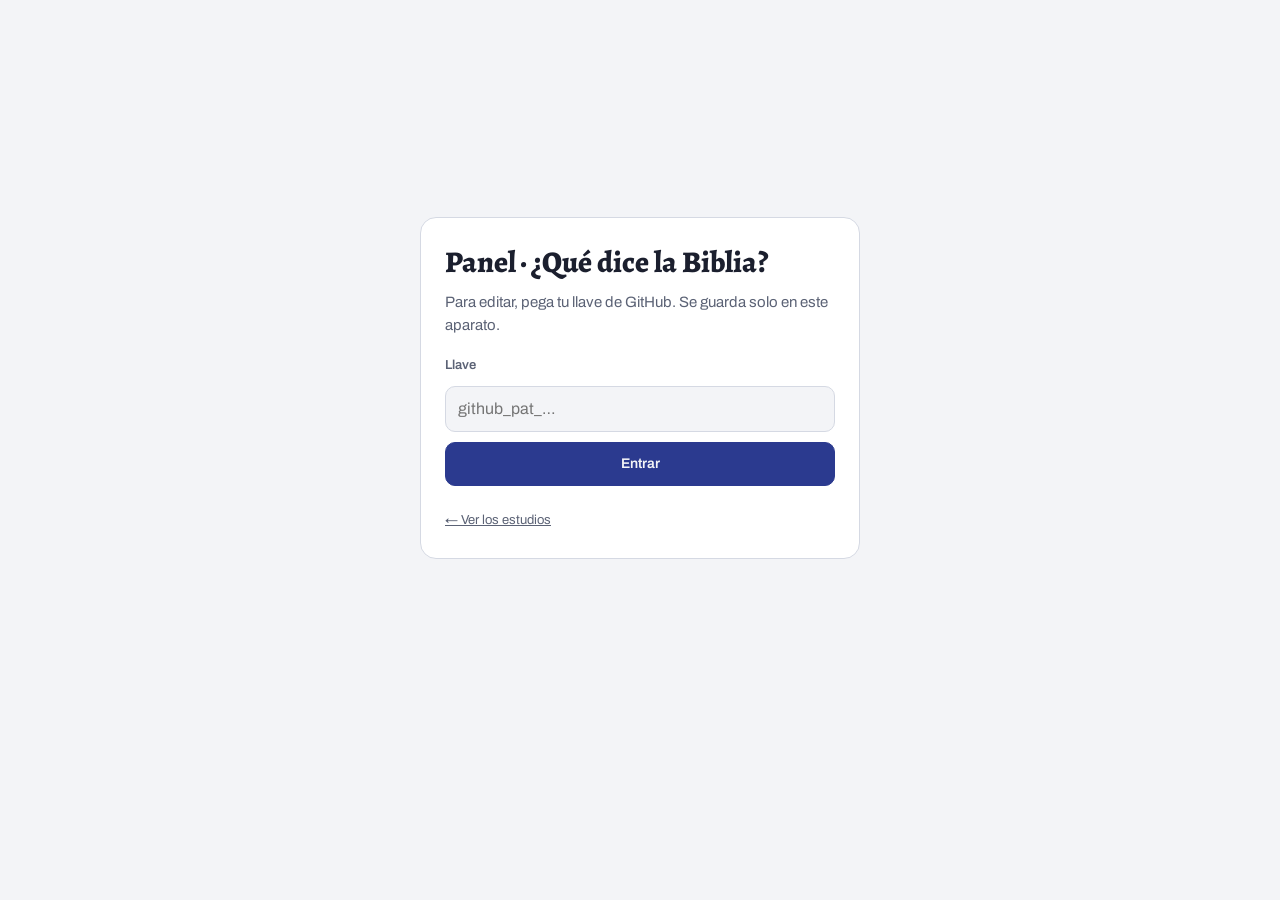
<file: panel.html>
<!doctype html>
<html lang="es">
<head>
  <meta charset="utf-8">
  <meta name="viewport" content="width=device-width, initial-scale=1, viewport-fit=cover">
  <meta name="robots" content="noindex">
  <title>Panel · ¿Qué dice la Biblia?</title>
  <link rel="preconnect" href="https://fonts.googleapis.com">
  <link rel="stylesheet" href="https://fonts.googleapis.com/css2?family=Alegreya:ital,wght@0,400;0,600;0,800;1,400&family=Archivo:wght@400;500;600;700&display=swap">
  <link rel="stylesheet" href="css/motor.css?v=lbla13">
  <script src="js/tema.js?v=1"></script>
  <link rel="stylesheet" href="css/styles.css?v=lbla13">
  <link rel="stylesheet" href="css/panel.css?v=ia2">
</head>
<body>
<main class="panel">

  <!-- 1. Pantalla de la llave: es lo único que ve quien no tiene la llave -->
  <section class="pantalla" id="pLlave" hidden>
    <div class="caja-llave">
      <h1>Panel · ¿Qué dice la Biblia?</h1>
      <p>Para editar, pega tu llave de GitHub. Se guarda solo en este aparato.</p>
      <form id="formLlave">
        <label for="campoLlave">Llave</label>
        <input id="campoLlave" type="password" autocomplete="off" autocapitalize="off" spellcheck="false" placeholder="github_pat_…">
        <button type="submit" class="btn principal">Entrar</button>
      </form>
      <p class="aviso" id="avisoLlave" role="alert"></p>
      <a class="volver-sitio" href="./">← Ver los estudios</a>
    </div>
  </section>

  <!-- 2. Lista de estudios -->
  <section class="pantalla" id="pLista" hidden>
    <header class="barra">
      <h1>Mis estudios</h1>
      <div class="barra-acciones">
        <a class="btn" href="./" target="_blank" rel="noopener">Ver página</a>
        <button class="btn" type="button" id="btnSalir">Salir</button>
      </div>
    </header>
    <div class="herramientas">
      <button class="btn principal grande" type="button" id="btnNuevo">+ Nuevo estudio</button>
      <button class="btn grande" type="button" id="btnIA">Pegar estudio de la IA</button>
    </div>
    <div id="cajaIA" hidden></div>
    <section class="bloque-ed reglas-ia" aria-labelledby="tReglas">
      <div>
        <h2 id="tReglas">Reglas para la IA</h2>
        <p class="ayuda-fuente">Dale estas reglas a Gemini o ChatGPT y escríbele solo el tema: hará el estudio como tú lo pides.</p>
      </div>
      <div class="reglas-botones">
        <button class="btn principal" type="button" id="btnCopiarReglas">Copiar instrucciones</button>
        <a class="btn" href="ia/instrucciones.md" download="instrucciones.md">Descargar instrucciones.md</a>
        <a class="btn" href="https://github.com/DelvinSmart/que-dice-la-biblia/blob/main/ia/COMO-HACER-UN-ESTUDIO-CON-UNA-IA.md" target="_blank" rel="noopener">Guía paso a paso</a>
      </div>
      <p class="ayuda-pegar" id="avisoReglas" role="status"></p>
    </section>
    <div class="lista" id="listaEstudios"></div>
    <p class="aviso" id="avisoLista" role="alert"></p>
  </section>

  <!-- 3. Editor de un estudio -->
  <section class="pantalla" id="pEditor" hidden>
    <header class="barra fija">
      <button class="btn" type="button" id="btnVolver">← Estudios</button>
      <span class="estado" id="estado"></span>
      <button class="medidor-mini" type="button" id="medidorMini" aria-expanded="false" aria-controls="medidorPop"></button>
      <button class="btn" type="button" id="btnVista">Vista previa</button>
      <button class="btn principal" type="button" id="btnPublicar">Publicar</button>
      <div class="medidor medidor-pop" id="medidorPop" role="status" aria-live="polite"></div>
    </header>
    <div class="aviso-borrador" id="borrador" hidden>
      Tienes cambios sin publicar de la última vez.
      <button class="btn" type="button" data-accion="recuperar">Recuperar</button>
      <button class="btn" type="button" data-accion="descartar">Descartar</button>
    </div>
    <div class="editor-y-vista">
      <div id="editor"></div>
      <aside class="vista-lateral" aria-label="Vista previa">
        <p class="vista-titulo">Así se verá en la página</p>
        <iframe id="vistaFrame" title="Vista previa del estudio" src="estudio.html?vista=1"></iframe>
      </aside>
    </div>
  </section>

</main>

<script src="js/estudios.js?v=rvr4"></script>
<script src="js/efectos.js?v=6"></script>
<script src="js/github.js?v=qdlb1"></script>
<script src="js/biblia.js?v=lbla4"></script>
<script src="js/panel-estado.js?v=med1"></script>
<script src="js/panel-medidor.js?v=ia1"></script>
<script src="js/panel-reusar.js?v=1"></script>
<script src="js/panel-pegar.js?v=2"></script>
<script src="js/panel-editor.js?v=cap1"></script>
<script src="js/panel-lista.js?v=91"></script>
<script src="js/panel-publicar.js?v=med3"></script>
<script src="js/panel-vista.js?v=img1"></script>
<script src="js/panel-foto.js?v=cap1"></script>
<script src="js/panel-capturas.js?v=1"></script>
<script src="js/panel-imagen.js?v=vid1"></script>
<script src="js/panel-ia.js?v=3"></script>
</body>
</html>
</file>
<file: css/motor.css>
/* EL MOTOR de ¿Qué dice la Biblia?: TODOS los valores (colores, letras, espacios, bordes, esquinas, movimiento,
   sombras) salen de aquí, para la página, el panel y el PDF. Ninguna otra hoja de estilos escribe un valor a mano:
   scripts/revisar-diseno.mjs no deja publicar si alguien lo hace. Los @media sí llevan números (CSS no deja usar
   variables ahí): son 480, 600, 640, 920 y 1100 px.
   Claro por defecto; oscuro si el aparato lo pide o con data-theme="dark" (el PDF usa el oscuro: fondo azul muy oscuro, no negro ni blanco). */
:root{
  --bg:#F3F4F7; --surface:#FFFFFF; --ink:#1B1F2E; --muted:#5B6275; --line:#D5D9E3; --accent:#2B3A8F;
  --b1:#2B3A8F; --b2:#7A3FA0; --b3:#0F7A6C; --b4:#C2410C; --b5:#A1336B; --b6:#8A6A00;
  --b7:#B42318; --b8:#0B6E99; --b9:#4D7C0F; --b10:#8C4A1E; --b11:#475467;
  --verse-bg:#F6F4EE;
  --display:"Alegreya", Georgia, "Times New Roman", serif;
  --body:"Archivo", -apple-system, "Segoe UI", Roboto, sans-serif;
}
@media (prefers-color-scheme: dark){ :root:not([data-theme="light"]){
  --bg:#12141C; --surface:#1B1E29; --ink:#E9EBF2; --muted:#A2A8BA; --line:#323748; --accent:#9DAEFF;
  --b1:#9DAEFF; --b2:#CDA2EC; --b3:#5FD3C1; --b4:#FF9E6B; --b5:#F08DBF; --b6:#E5C25A;
  --b7:#FF8A80; --b8:#6CC7F0; --b9:#A3D96B; --b10:#E0A87A; --b11:#B8C1D1;
  --verse-bg:#232633; color-scheme:dark }}
:root[data-theme="dark"]{
  --bg:#12141C; --surface:#1B1E29; --ink:#E9EBF2; --muted:#A2A8BA; --line:#323748; --accent:#9DAEFF;
  --b1:#9DAEFF; --b2:#CDA2EC; --b3:#5FD3C1; --b4:#FF9E6B; --b5:#F08DBF; --b6:#E5C25A;
  --b7:#FF8A80; --b8:#6CC7F0; --b9:#A3D96B; --b10:#E0A87A; --b11:#B8C1D1;
  --verse-bg:#232633; color-scheme:dark }

/* Valores que no cambian con el tema */
:root{
  /* Letras (tamaños) */
  --letra-10-5:10.5px;
  --letra-11:11px;
  --letra-12:12px;
  --letra-12-5:12.5px;
  --letra-13:13px;
  --letra-13-5:13.5px;
  --letra-14:14px;
  --letra-15:15px;
  --letra-16:16px;
  --letra-17:17px;
  --letra-18:18px;
  --letra-19:19px;
  --letra-20:20px;
  --letra-21:21px;
  --letra-22:22px;
  --letra-24:24px;
  --letra-26:26px;
  --letra-30:30px;
  --letra-32:32px;
  --letra-fluida-1:clamp(30px,4.4vw,44px);
  --letra-fluida-2:clamp(34px,5vw,52px);
  --pdf-letra-10-pt:10pt;
  --pdf-letra-11-pt:11pt;
  --pdf-letra-12-5-pt:12.5pt;
  --pdf-letra-12-pt:12pt;
  --pdf-letra-13-5-pt:13.5pt;
  --pdf-letra-13-pt:13pt;
  --pdf-letra-15-pt:15pt;
  --pdf-letra-18-pt:18pt;
  --pdf-letra-20-pt:20pt;
  --pdf-letra-34-pt:34pt;
  --pdf-letra-7-5-pt:7.5pt;
  --pdf-letra-7-pt:7pt;
  --pdf-letra-8-5-pt:8.5pt;
  --pdf-letra-8-pt:8pt;
  --pdf-letra-9-5-pt:9.5pt;
  --pdf-letra-9-pt:9pt;
  /* Pesos */
  --peso-extra:800;
  --peso-medio:500;
  --peso-negrita:700;
  --peso-regular:400;
  --peso-semi:600;
  /* Interlineado */
  --interlinea-1:1;
  --interlinea-1-05:1.05;
  --interlinea-1-1:1.1;
  --interlinea-1-15:1.15;
  --interlinea-1-2:1.2;
  --interlinea-1-3:1.3;
  --interlinea-1-4:1.4;
  --interlinea-1-5:1.5;
  --interlinea-1-55:1.55;
  --interlinea-1-6:1.6;
  --pdf-interlinea-1-1:1.1;
  --pdf-interlinea-1-45:1.45;
  --pdf-interlinea-1-5:1.5;
  /* Espacios y medidas */
  --esp-0-62-em:.62em;
  --esp-1:1px;
  --esp-10:10px;
  --esp-1100:1100px;
  --esp-12:12px;
  --esp-1240:1240px;
  --esp-1600:1600px;
  --esp-13:13px;
  --esp-130:130px;
  --esp-14:14px;
  --esp-150:150px;
  --esp-1500:1500px;
  --esp-16:16px;
  --esp-18:18px;
  --esp-2:2px;
  --esp-20:20px;
  --esp-22:22px;
  --esp-24:24px;
  --esp-26:26px;
  --esp-28:28px;
  --esp-31:31px;
  --esp-32:32px;
  --esp-33:33px;
  --esp-34:34px;
  --esp-4:4px;
  --esp-44:44px;
  --esp-440:440px;
  --esp-48:48px;
  --esp-5:5px;
  --esp-50:50px;
  --esp-52:52px;
  --esp-56:56px;
  --esp-6:6px;
  --esp-7:7px;
  --esp-76:76px;
  --esp-8:8px;
  --esp-860:860px;
  --esp-9:9px;
  --esp-90:90px;
  --esp-96:96px;
  --esp-n14:-14px;
  --esp-n15:-15px;
  --esp-n4:-4px;
  --esp-n40:-40px;
  --esp-n6:-6px;
  --medida-fluida-1:max(16px, env(safe-area-inset-left, 0px));
  --medida-fluida-10:min(340px,calc(100vw - 32px));
  --medida-fluida-2:max(16px, env(safe-area-inset-right, 0px));
  --medida-fluida-3:minmax(0,1fr) minmax(0,1.05fr);
  --medida-fluida-4:minmax(0,1fr);
  --medida-fluida-5:repeat(auto-fill,minmax(min(100%,320px),1fr));
  --medida-fluida-6:repeat(auto-fit,minmax(min(100%,240px),1fr));
  --medida-fluida-7:minmax(0,1fr) minmax(0,1.1fr);
  --medida-fluida-8:minmax(150px,2fr) repeat(3,minmax(64px,1fr)) minmax(96px,1.2fr) auto;
  --medida-fluida-9:repeat(3,minmax(0,1fr));
  --medida-fluida-11:minmax(280px,0.8fr) minmax(0,2.2fr);
  --medida-fluida-12:repeat(auto-fit,minmax(min(100%,360px),1fr));
  --pdf-esp-0-6-em:.6em;
  --pdf-esp-1:1px;
  --pdf-esp-10:10px;
  --pdf-esp-12:12px;
  --pdf-esp-14:14px;
  --pdf-esp-14-mm:14mm;
  --pdf-esp-15-mm:15mm;
  --pdf-esp-150-mm:150mm;
  --pdf-esp-16:16px;
  --pdf-esp-18:18px;
  --pdf-esp-2:2px;
  --pdf-esp-20:20px;
  --pdf-esp-24:24px;
  --pdf-esp-3:3px;
  --pdf-esp-32:32px;
  --pdf-esp-4:4px;
  --pdf-esp-5:5px;
  --pdf-esp-6:6px;
  --pdf-esp-8:8px;
  --pdf-esp-9:9px;
  --pdf-esp-90-mm:90mm;
  --pdf-esp-n4:-4px;
  --pdf-esp-n5:-5px;
  /* Bordes */
  --borde-1:1px;
  --borde-1-5:1.5px;
  --borde-2:2px;
  --borde-3:3px;
  --borde-4:4px;
  --pdf-borde-1:1px;
  --pdf-borde-1-2:1.2px;
  --pdf-borde-2:2px;
  --pdf-borde-3:3px;
  /* Esquinas */
  --pdf-radio-10:10px;
  --pdf-radio-12:12px;
  --pdf-radio-3:3px;
  --pdf-radio-4:4px;
  --pdf-radio-6:6px;
  --pdf-radio-8:8px;
  --radio-10:10px;
  --radio-12:12px;
  --radio-14:14px;
  --radio-16:16px;
  --radio-3:3px;
  --radio-4:4px;
  --radio-8:8px;
  --radio-pildora:999px;
  /* Separación de letras */
  --tracking-0-02:.02em;
  --tracking-0-04:.04em;
  --tracking-0-05:.05em;
  --tracking-0-06:.06em;
  --tracking-0-08:.08em;
  /* Movimiento */
  --curva-1:cubic-bezier(.22,1,.36,1);
  --curva-2:cubic-bezier(.2,.8,.2,1);
  --dur-150:.15s;
  --dur-200:.2s;
  --dur-250:.25s;
  --dur-300:.3s;
  --dur-700:.7s;
  /* Efectos */
  --desenfoque-4:4px;
  --desenfoque-8:8px;
  --sombra-1:0 0 0 1px var(--line);
  --sombra-2:0 10px 30px #0005;
  --sombra-3:0 10px 30px #0004;
  /* LBLA abierto: el versículo de bible.lockman.org en el lugar del pasaje. Medido el 15 nov 2026 en su diseño angosto:
     encabezado 327px; el recuadro del versículo mide 62px (bordes y título) + 33px por línea; cada línea entra en
     (ancho − 97px) a unos 9,15px por letra; "in context" empieza 24px más abajo (el margen queda antes) */
  --lbla-escala:.8;
  --lbla-ancho-max:600px;
  --lbla-encabezado:327px;
  --lbla-tarjeta:62px;
  --lbla-linea:33px;
  --lbla-margen:0px;  /* se recorta justo el recuadro del versículo, sin el fondo de alrededor */
  --lbla-tarjeta-radio:16px; /* las esquinas del recuadro de Lockman */
  /* el recuadro visible del versículo empieza a 26px del borde de la página y mide el ancho − 56px (2 × 26 + 4) */
  --lbla-tarjeta-izquierda:26px;
  --lbla-tarjeta-resta:4px;
  --lbla-columna-resta:97px;
  --lbla-ancho-letra:8.1px;   /* medido con 16 versículos reales en 375px y 600px de ancho */
  --lbla-letras-notas:12;     /* letras de más por las notas de Lockman (a, b, c…): con 12, de 32 versículos medidos solo 1 queda corto */
  /* Sin el texto de la LBLA pegado, el largo sale de la RVR 1960, que a veces es mucho más corta (Marcos 7:33: 98
     letras en la RVR y 137 en la LBLA, y se cortaba una línea). Se cuenta la RVR un 20% más larga: en un versículo
     corto puede sobrar un poco de espacio, pero no se corta el texto. */
  --lbla-proporcion-rvr:1.2;
  --lbla-sobra:260px;
  /* Colores de avisos */
  --aviso:#ffb36b;
  --fondo-video:#000;
  --peligro:#ff8a8a;
  --peligro-borde:#ff8a8a55;
}
</file>
<file: css/styles.css>
/* Layout: a preaching map — root idea at top, six branches down a spine, each branch's points as chips; a reading panel beside it holds the exact text and walks the talk in order. */
*{box-sizing:border-box}
body{background:var(--bg);color:var(--ink);font-family:var(--body);font-size:var(--letra-15);line-height:var(--interlinea-1-55);
  padding-left:var(--medida-fluida-1);padding-right:var(--medida-fluida-2);padding-block:var(--esp-28) var(--esp-48)}
.wrap{max-width:var(--esp-1240);margin:0 auto;display:grid;grid-template-columns:var(--medida-fluida-3);gap:var(--esp-28);align-items:start}
@media (max-width:920px){.wrap{grid-template-columns:var(--medida-fluida-4)}}

/* Root */
.root{background:var(--surface);border:var(--borde-1) solid var(--line);border-radius:var(--radio-14);padding:var(--esp-20) var(--esp-22);position:relative}
.root h1{font-family:var(--display);font-weight:var(--peso-extra);font-size:var(--letra-fluida-1);line-height:var(--interlinea-1-05);margin:0 0 var(--esp-12);text-wrap:balance}
.root ul{margin:0;padding:0;list-style:none;display:grid;gap:var(--esp-6)}
.root li{font-family:var(--display);font-size:var(--letra-17);padding-left:var(--esp-16);position:relative}
.root li::before{content:"";position:absolute;left:0;top:var(--esp-0-62-em);width:var(--esp-7);height:var(--esp-7);border-radius:50%;background:var(--accent)}
.root .ybien{margin-top:var(--esp-12);font-weight:var(--peso-negrita);font-family:var(--display);font-size:var(--letra-18)}

/* Tree */
.tree{position:relative;margin-top:var(--esp-14);padding-left:var(--esp-22)}
.tree::before{content:"";position:absolute;left:var(--esp-8);top:var(--esp-n14);bottom:var(--esp-24);width:var(--esp-2);background:var(--line)}
.tree::after{content:"";position:absolute;left:var(--esp-5);bottom:var(--esp-20);width:var(--esp-8);height:var(--esp-8);border-radius:50%;background:var(--line)}
.branch{position:relative;padding:var(--esp-14) 0 var(--esp-6)}
.branch::before{content:"";position:absolute;left:var(--esp-n14);top:var(--esp-31);width:var(--esp-14);height:var(--esp-2);background:var(--line)}
.bhead{display:flex;align-items:center;gap:var(--esp-10);width:100%;background:none;border:0;padding:0;color:inherit;font:inherit;text-align:left;cursor:pointer}
.bnum{flex:none;width:var(--esp-34);height:var(--esp-34);border-radius:50%;display:grid;place-items:center;font-weight:var(--peso-negrita);font-size:var(--letra-14);
  color:var(--bg);background:var(--c);font-variant-numeric:tabular-nums}
.btitle{font-family:var(--display);font-weight:var(--peso-extra);font-size:var(--letra-21);line-height:var(--interlinea-1-15)}
.btitle small{display:block;font-family:var(--body);font-weight:var(--peso-medio);font-size:var(--letra-12);letter-spacing:var(--tracking-0-06);text-transform:uppercase;color:var(--muted)}
.leaves{display:flex;flex-wrap:wrap;gap:var(--esp-7);margin:var(--esp-10) 0 0 var(--esp-44)}
.leaf{font:inherit;font-size:var(--letra-13-5);font-weight:var(--peso-medio);color:var(--ink);background:var(--surface);border:var(--borde-1-5) solid var(--line);
  border-radius:var(--radio-pildora);padding:var(--esp-6) var(--esp-12);cursor:pointer;text-align:left;line-height:var(--interlinea-1-3);transition:border-color var(--dur-150), background var(--dur-150)}
.leaf:hover{border-color:var(--c)}
.leaf.on{background:var(--c);border-color:var(--c);color:var(--bg)}
.leaf .new{font-size:var(--letra-10-5);font-weight:var(--peso-negrita);letter-spacing:var(--tracking-0-06);text-transform:uppercase;margin-left:var(--esp-7);padding:var(--esp-1) var(--esp-6);border-radius:var(--radio-pildora);border:var(--borde-1) solid currentColor;opacity:.8}
.leaf .n{font-variant-numeric:tabular-nums;opacity:.6;margin-right:var(--esp-5);font-weight:var(--peso-semi)}
button:focus-visible{outline:var(--borde-3) solid var(--accent);outline-offset:var(--esp-2)}

/* Reader */
.reader{position:sticky;top:calc(env(safe-area-inset-top, 0px) + var(--esp-16));background:var(--surface);border:var(--borde-1) solid var(--line);border-radius:var(--radio-14);
  display:flex;flex-direction:column;max-height:calc(100vh - var(--esp-32));min-width:0}
@media (max-width:920px){.reader{position:static;max-height:none}}
/* Teléfono: el lector se abre debajo del subpunto tocado (js/mapa.js, ubicarLector), a todo el ancho del punto */
.leaves > .reader{flex:0 0 calc(100% + var(--esp-44));margin:var(--esp-4) 0 var(--esp-10) calc(var(--esp-44) * -1)}
.rama-fuentes > .reader{margin:var(--esp-10) 0}
.reader[hidden]{display:none}
.reader.cerrando{opacity:0;transform:translateY(var(--esp-n6)) scale(.98);filter:blur(var(--desenfoque-4));
  transition:opacity var(--dur-200) ease,transform var(--dur-200) ease,filter var(--dur-200) ease}
.rtop{padding:var(--esp-16) var(--esp-22) var(--esp-12);border-bottom:var(--borde-1) solid var(--line);display:flex;gap:var(--esp-12);align-items:center;justify-content:space-between;flex-wrap:wrap}
.rtag{font-size:var(--letra-12);font-weight:var(--peso-semi);letter-spacing:var(--tracking-0-06);text-transform:uppercase;color:var(--c)}
.rlabel{font-family:var(--display);font-weight:var(--peso-extra);font-size:var(--letra-22);line-height:var(--interlinea-1-15);margin-top:var(--esp-2)}
.nav{display:flex;align-items:center;gap:var(--esp-8)}
.nav button{font:inherit;font-weight:var(--peso-semi);font-size:var(--letra-13);border:var(--borde-1-5) solid var(--line);background:var(--bg);color:var(--ink);border-radius:var(--radio-8);padding:var(--esp-7) var(--esp-12);cursor:pointer}
.nav button:hover{border-color:var(--c)}
.nav button:disabled{opacity:.4;cursor:default}
.pos{font-size:var(--letra-13);color:var(--muted);font-variant-numeric:tabular-nums;min-width:var(--esp-52);text-align:center}
.rbody{padding:var(--esp-18) var(--esp-22) var(--esp-26);overflow-y:auto;min-width:0}
.rbody p{margin:0 0 var(--esp-12);max-width:66ch}
.rbody h3{font-family:var(--display);font-size:var(--letra-19);margin:var(--esp-18) 0 var(--esp-8);line-height:var(--interlinea-1-2)}
.rbody h3:first-child{margin-top:0}
.rbody ul,.rbody ol{margin:0 0 var(--esp-12);padding-left:var(--esp-22);max-width:66ch}
.rbody li{margin-bottom:var(--esp-8)}
.rbody b,.rbody strong{font-weight:var(--peso-negrita)}
.rbody .g{font-style:italic;font-weight:var(--peso-negrita)}
.passage{background:var(--verse-bg);border-left:var(--borde-3) solid var(--c);border-radius:var(--radio-4) var(--radio-10) var(--radio-10) var(--radio-4);padding:var(--esp-14) var(--esp-18);margin:0 0 var(--esp-14);
  font-family:var(--display);font-size:var(--letra-17);line-height:var(--interlinea-1-55)}
.passage .ref{font-family:var(--body);font-weight:var(--peso-negrita);font-size:var(--letra-12-5);letter-spacing:var(--tracking-0-06);text-transform:uppercase;color:var(--c);margin-bottom:var(--esp-8)}
.passage p{margin:0 0 var(--esp-7)}
/* Pasajes cerrados: un botoncito con la referencia, en el color del punto; al tocarlo se abre debajo.
   Dentro del mismo botoncito, a la derecha, va el botón pequeño "RVR 1960" (js/rvr.js). */
.pasajes{margin:0 0 var(--esp-14)}
.pasaje-y-rvr{display:inline-flex;align-items:center;gap:var(--esp-4);margin:0 var(--esp-6) var(--esp-6) 0;background:var(--verse-bg);
  border:var(--borde-1-5) solid transparent;border-left:var(--borde-3) solid var(--c);border-radius:var(--radio-4) var(--radio-pildora) var(--radio-pildora) var(--radio-4);padding-right:var(--esp-6);
  transition:border-color var(--dur-150) ease}
.pasaje-y-rvr:hover,.pasaje-y-rvr:has(.chip-pasaje[aria-expanded="true"]){border-color:var(--c);border-left-color:var(--c)}
.pasaje-y-rvr:not(:has(.boton-version)){padding-right:0}
.chip-pasaje{font:inherit;font-size:var(--letra-12-5);font-weight:var(--peso-negrita);letter-spacing:var(--tracking-0-05);text-transform:uppercase;color:var(--c);
  background:transparent;border:0;padding:var(--esp-6) var(--esp-6) var(--esp-6) var(--esp-12);margin:0;cursor:pointer;transition:transform var(--dur-150) ease}
.pasaje-y-rvr:not(:has(.boton-version)) .chip-pasaje{padding-right:var(--esp-12)}
.chip-pasaje:active{transform:scale(.97)}
.pasaje-abierto[hidden]{display:none}
/* Abierto debajo de su botoncito: los botoncitos que siguen bajan y quedan separados del recuadro */
.pasaje-abierto,.lbla-abierto,.rvr-abierto{margin-bottom:var(--esp-8)}
.pasaje-abierto.cerrando{opacity:0;transform:translateY(var(--esp-n6)) scale(.98);filter:blur(var(--desenfoque-4));
  transition:opacity var(--dur-200) ease,transform var(--dur-200) ease,filter var(--dur-200) ease}

/* Botoncito "RVR 1960" en la referencia del pasaje (js/rvr.js); escondido hasta que Logos lo activa */
.pasaje-pendiente{font-family:var(--body);font-size:var(--letra-13);font-style:italic;color:var(--muted);margin:0 0 var(--esp-4)}
.pasaje-abierto .passage{margin:var(--esp-2) 0 0}
.passage p b{font-family:var(--body);font-size:var(--letra-12);color:var(--c);margin-right:var(--esp-4);vertical-align:var(--esp-1)}
/* LBLA: la versión en la referencia es un enlace, y cada pasaje lleva su crédito corto */
.passage .ref a,.passage .credito a,.aviso-lbla a{color:inherit;text-decoration:none;border-bottom:var(--borde-1) dotted currentColor}
.passage .ref a:hover,.passage .credito a:hover,.aviso-lbla a:hover{border-bottom-style:solid}
.passage .credito{margin-top:var(--esp-10);padding-top:var(--esp-8);border-top:var(--borde-1) solid var(--line);font-family:var(--body);font-size:var(--letra-11);letter-spacing:var(--tracking-0-02);color:var(--muted);text-align:right}
.passage .credito a{color:var(--c);font-weight:var(--peso-semi)}
.aviso-lbla{margin:var(--esp-18) 0 0;padding:var(--esp-12) var(--esp-14);border:var(--borde-1) solid var(--line);border-radius:var(--radio-10);background:var(--surface);font-size:var(--letra-12);line-height:var(--interlinea-1-5);color:var(--muted)}
.aviso-lbla a{color:var(--accent);font-weight:var(--peso-semi)}
.hint{font-size:var(--letra-12-5);color:var(--muted);padding:0 var(--esp-22) var(--esp-14)}
@media (prefers-reduced-motion:reduce){*{transition:none!important}}
.hint a{color:var(--accent);font-weight:var(--peso-semi)}
.descargar{white-space:nowrap}
body{margin:0}

/* Teléfono y iPad vertical: botones de lectura siempre a mano y regreso al mapa */
.tomap{display:none}
@media (max-width:920px){
  .rtop{position:sticky;top:env(safe-area-inset-top, 0px);z-index:2;background:var(--surface);border-radius:var(--radio-14) var(--radio-14) 0 0}
  .tomap{display:inline-block}
  .nav button{padding:var(--esp-9) var(--esp-12)}
  .leaf{padding:var(--esp-8) var(--esp-13)}
}
.nav button{white-space:nowrap}
@media (max-width:480px){
  .rtop{padding:var(--esp-12) var(--esp-16) var(--esp-10)}
  .rtop > div:first-child{width:100%}
  .nav{width:100%;justify-content:space-between;gap:var(--esp-6)}
  .nav button{padding:var(--esp-9) var(--esp-10)}
  .rbody{padding:var(--esp-16) var(--esp-16) var(--esp-22)}
  .hint{padding:0 var(--esp-16) var(--esp-14)}
  .rlabel{font-size:var(--letra-19)}
  .leaves{margin-left:0}
}
.sc{font-variant:small-caps}

/* Selector de idioma en la portada */
.idiomas{position:absolute;top:var(--esp-16);right:var(--esp-16);display:flex;gap:var(--esp-4)}
.idiomas a{font-size:var(--letra-12);font-weight:var(--peso-negrita);letter-spacing:var(--tracking-0-06);text-decoration:none;color:var(--muted);border:var(--borde-1-5) solid var(--line);border-radius:var(--radio-pildora);padding:var(--esp-4) var(--esp-10)}
.idiomas a.on{background:var(--accent);border-color:var(--accent);color:var(--bg)}
.idiomas[hidden]{display:none}
.root:has(.idiomas:not([hidden])) h1{padding-right:var(--esp-96)}

/* Página de inicio: lista de estudios */
.inicio{max-width:var(--esp-1600);margin:0 auto;display:grid;gap:var(--esp-24)}
.inicio-head h1{font-family:var(--display);font-weight:var(--peso-extra);font-size:var(--letra-fluida-2);line-height:var(--interlinea-1-05);margin:var(--esp-8) 0 var(--esp-10);text-wrap:balance}
.inicio-head p{margin:0;color:var(--muted);max-width:62ch;font-size:var(--letra-16)}
.lista{display:grid;grid-template-columns:var(--medida-fluida-5);gap:var(--esp-16)}
/* Computadora: el texto de presentación queda a la izquierda y los estudios usan todo el ancho que sobra */
@media (min-width:1000px){
  .inicio{grid-template-columns:var(--medida-fluida-11);gap:var(--esp-32);align-items:start}
  .inicio-head{position:sticky;top:var(--esp-28)}
  .inicio .lista{grid-template-columns:var(--medida-fluida-12);gap:var(--esp-20)}
  .inicio .pie{grid-column:1 / -1}
}
.tarjeta{display:flex;flex-direction:column;gap:var(--esp-8);color:var(--ink);background:var(--surface);border:var(--borde-1) solid var(--line);border-left:var(--borde-4) solid var(--c);border-radius:var(--radio-14);padding:var(--esp-18) var(--esp-20);transition:border-color var(--dur-150)}
.tarjeta h2{font-family:var(--display);font-weight:var(--peso-extra);font-size:var(--letra-24);line-height:var(--interlinea-1-15);margin:0}
.tarjeta p{margin:0;color:var(--muted);font-size:var(--letra-14)}
.tarjeta .cuenta{font-size:var(--letra-13);color:var(--muted);font-variant-numeric:tabular-nums;margin-top:auto}
.volver{display:inline-block;margin:0 0 var(--esp-12);font-size:var(--letra-13);font-weight:var(--peso-semi);color:var(--muted);text-decoration:none}
.volver:hover{color:var(--ink)}
.idiomas a{cursor:pointer}

.inicio-head .otro-titulo{font-family:var(--display);font-size:var(--letra-20);color:var(--muted);margin:var(--esp-n4) 0 var(--esp-12)}
.inicio-head p + p{margin-top:var(--esp-6)}
.tarjeta .idiomas-tarjeta{display:flex;flex-wrap:wrap;gap:var(--esp-8);margin-top:var(--esp-4)}
.tarjeta .idiomas-tarjeta a{font-size:var(--letra-13);font-weight:var(--peso-semi);text-decoration:none;color:var(--ink);background:var(--bg);border:var(--borde-1-5) solid var(--line);border-radius:var(--radio-8);padding:var(--esp-7) var(--esp-12)}
.tarjeta .idiomas-tarjeta a:hover{border-color:var(--c)}
.tarjeta .idiomas-tarjeta a.principal{background:var(--c);border-color:var(--c);color:var(--bg)}
.tarjeta .otro{font-family:var(--display);font-size:var(--letra-16);color:var(--muted);margin-top:var(--esp-n4)}
.pie{display:flex;flex-wrap:wrap;gap:var(--esp-6) var(--esp-14);align-items:center;border-top:var(--borde-1) solid var(--line);padding-top:var(--esp-16);font-size:var(--letra-13);color:var(--muted)}
.pie a{color:var(--muted);font-weight:var(--peso-semi)}
.pie a:hover{color:var(--ink)}
/* Tema claro u oscuro: por defecto el del aparato; se puede cambiar aquí */
.tema{margin-left:auto;display:inline-flex;border:var(--borde-1-5) solid var(--line);border-radius:var(--radio-pildora);padding:var(--esp-2);gap:var(--esp-2)}
.tema button{font:inherit;font-size:var(--letra-12-5);font-weight:var(--peso-semi);color:var(--muted);background:transparent;border:0;border-radius:var(--radio-pildora);
  padding:var(--esp-4) var(--esp-10);cursor:pointer;transition:background var(--dur-150) ease,color var(--dur-150) ease}
.tema button:hover{color:var(--ink)}
.tema button[aria-pressed="true"]{background:var(--surface);color:var(--ink);box-shadow:var(--sombra-1)}

/* Efecto de entrada (igual que Copiloto Driver): opacidad 0→1, desenfoque 8px→0,
   escala 0.97→1 y subida de 22px, con retraso escalonado. Lo activa js/efectos.js. */
.js .reveal{opacity:0;transform:translateY(var(--esp-22)) scale(.97);filter:blur(var(--desenfoque-8));
  transition:opacity var(--dur-700) var(--curva-1),transform var(--dur-700) var(--curva-1),filter var(--dur-700) var(--curva-1);
  transition-delay:var(--reveal-delay,0ms)}
.js .reveal.is-visible{opacity:1;transform:none;filter:none}

/* Botones y tarjetas: se encogen un poco al tocarlos y se iluminan al pasar por encima */
.leaf,.nav button,.bhead,.idiomas a,.tarjeta .idiomas-tarjeta a,.pie a{transition:transform var(--dur-150) ease,filter var(--dur-150) ease,border-color var(--dur-150) ease,background var(--dur-150) ease}
.leaf:active,.nav button:not(:disabled):active,.bhead:active,.idiomas a:active,.tarjeta .idiomas-tarjeta a:active{transform:scale(.97)}
.nav button:not(:disabled):hover,.tarjeta .idiomas-tarjeta a:hover,.idiomas a:hover{filter:brightness(1.1)}

@media (prefers-reduced-motion:reduce){
  .js .reveal{opacity:1;transform:none;filter:none;transition:none}
  .leaf:active,.nav button:active,.bhead:active,.idiomas a:active,.tarjeta .idiomas-tarjeta a:active{transform:none}
}

/* Vista previa dentro del panel (estudio.html?vista=1) */
.reader[hidden]{display:none}
.modo-vista{padding-block:var(--esp-16) var(--esp-24)}
.modo-vista .volver,.modo-vista .descargar{display:none}
.modo-vista .idiomas a{pointer-events:none}

/* Imagen dentro de un subpunto: mismo recuadro que los versículos, con la raya del color del punto */
.imagen{margin:0 0 var(--esp-14);background:var(--verse-bg);border-left:var(--borde-3) solid var(--c);border-radius:var(--radio-4) var(--radio-10) var(--radio-10) var(--radio-4);padding:var(--esp-12);break-inside:avoid}
.imagen img{display:block;width:100%;height:auto;max-width:100%;border-radius:var(--radio-8)}
.imagen figcaption{margin-top:var(--esp-8);font-size:var(--letra-13);color:var(--muted);text-align:center}

/* Imagen dentro de un pasaje (en lugar del texto de los versículos) y videos */
.pasaje-img{display:block;width:100%;height:auto;border-radius:var(--radio-8);margin:var(--esp-2) 0 var(--esp-8)}
.marco-video{position:relative;aspect-ratio:16/9;max-width:100%}
.marco-video iframe{position:absolute;inset:0;width:100%;height:100%;border:0;border-radius:var(--radio-8)}
.imagen video{display:block;width:100%;max-width:100%;border-radius:var(--radio-8);background:var(--fondo-video)}
.enlace-video{margin:0;text-align:center}
.enlace-video a{color:var(--c);font-weight:var(--peso-semi)}
.solo-pdf{display:none}

/* Fuentes de un subpunto: botoncitos al final y un recuadro que se abre al tocar uno */
.fuentes-punto{display:flex;flex-wrap:wrap;align-items:center;gap:var(--esp-6);margin:var(--esp-18) 0 0;padding-top:var(--esp-12);border-top:var(--borde-1) dashed var(--line)}
.fuentes-tag{font-size:var(--letra-11);font-weight:var(--peso-negrita);letter-spacing:var(--tracking-0-08);text-transform:uppercase;color:var(--muted);margin-right:var(--esp-2)}
.chip-fuente{font:inherit;font-size:var(--letra-12-5);font-weight:var(--peso-semi);color:var(--muted);background:transparent;border:var(--borde-1-5) solid var(--line);
  border-radius:var(--radio-pildora);padding:var(--esp-4) var(--esp-10);cursor:pointer;max-width:100%;overflow:hidden;text-overflow:ellipsis;white-space:nowrap;
  transition:border-color var(--dur-150) ease,color var(--dur-150) ease}
.chip-fuente:hover{color:var(--ink);border-color:var(--c,var(--accent))}
.chip-fuente[aria-expanded="true"]{color:var(--ink);border-color:var(--c,var(--accent));background:var(--verse-bg)}
.pop-fuente{flex-basis:100%;margin-top:var(--esp-4)}
.pop-fuente[hidden]{display:none}
.ficha-fuente{background:var(--verse-bg);border:var(--borde-1) solid var(--line);border-left:var(--borde-3) solid var(--c,var(--accent));border-radius:var(--radio-4) var(--radio-10) var(--radio-10) var(--radio-4);
  padding:var(--esp-10) var(--esp-14);font-size:var(--letra-14)}
.ficha-titulo{font-weight:var(--peso-negrita);margin-bottom:var(--esp-4)}
.ficha-fuente p{margin:0 0 var(--esp-6);color:var(--muted);max-width:none}
.ficha-fuente .passage{margin:0;background:transparent;border:0;padding:0}
.fuente-link{font-weight:var(--peso-semi);color:var(--c,var(--accent));text-decoration:none}
.fuente-link span{font-weight:var(--peso-regular);color:var(--muted)}
.fuente-link:hover{text-decoration:underline}
/* El último paso del mapa: todas las fuentes, por subpunto */
.rama-fuentes .bnum{font-size:var(--letra-15)}
/* Con "Fuentes del estudio" al final, ese es el cierre del mapa: sin el puntico y sin línea debajo de él */
.tree:has(.rama-fuentes)::after{display:none}
.rama-fuentes::after{content:"";position:absolute;left:var(--esp-n15);top:var(--esp-33);bottom:var(--esp-n40);width:var(--esp-4);background:var(--bg)}
.grupo-fuentes{margin:0 0 var(--esp-18)}
.grupo-fuentes h3{font-family:var(--body);font-size:var(--letra-13);font-weight:var(--peso-semi);color:var(--muted);margin:0 0 var(--esp-8)}
.grupo-fuentes h3 b{color:var(--c,var(--accent));margin-right:var(--esp-4)}
.grupo-fuentes .ficha-fuente{margin:0 0 var(--esp-8)}
/* Texto griego (SBLGNT) */
.passage.griego p[lang="grc"]{font-family:"Gentium Plus","Alegreya",Georgia,serif;font-size:var(--letra-18);line-height:var(--interlinea-1-6)}
.passage.griego p.falta{font-family:var(--body);font-size:var(--letra-13);font-style:italic;color:var(--muted)}
.passage.griego .ref a{color:inherit;text-decoration:none;border-bottom:var(--borde-1) dotted currentColor}

/* Botones pequeños dentro del botoncito del pasaje: "LBLA" y "RVR 1960", iguales. Grises; al tocarlos (o con su
   recuadro abierto) la letra y el borde se ponen del color del texto (blancos en el tema oscuro). */
.boton-version{font:inherit;font-size:var(--letra-10-5);font-weight:var(--peso-negrita);letter-spacing:var(--tracking-0-04);
  color:var(--muted);text-decoration:none;background:var(--surface);border:var(--borde-1) solid var(--line);border-radius:var(--radio-pildora);
  padding:var(--esp-1) var(--esp-7);cursor:pointer;white-space:nowrap;transition:color var(--dur-150) ease,border-color var(--dur-150) ease}
.boton-version:hover,.boton-version[aria-expanded="true"],.boton-version:active{color:var(--ink);border-color:var(--ink)}
.pasaje-y-rvr:has(.boton-version){padding-right:var(--esp-6)}
.pasaje-y-rvr:has(.boton-version) .chip-pasaje{padding-right:var(--esp-6)}
.pasaje-y-rvr:has(.boton-version[aria-expanded="true"]){border-color:var(--c);border-left-color:var(--c)}

/* LBLA abierto: el recuadro del versículo de Lockman, en el mismo lugar y del mismo estilo que el pasaje */
.lbla-abierto{margin:var(--esp-2) 0 0;background:var(--verse-bg);border-left:var(--borde-3) solid var(--c);border-radius:var(--radio-4) var(--radio-10) var(--radio-10) var(--radio-4);overflow:hidden}
.lbla-abierto[hidden],.rvr-abierto[hidden]{display:none}
.rvr-abierto .passage{margin:var(--esp-2) 0 0}
.rvr-cargando{font-family:var(--body);font-size:var(--letra-13-5);font-style:italic;color:var(--muted)}
.lbla-abierto.cerrando,.rvr-abierto.cerrando{opacity:0;transform:translateY(calc(var(--esp-6) * -1)) scale(.98);filter:blur(var(--desenfoque-4));
  transition:opacity var(--dur-200) ease,transform var(--dur-200) ease,filter var(--dur-200) ease}
/* El versículo de Lockman con las esquinas redondeadas y un poco separado del borde del recuadro */
.lbla-versos{display:grid;gap:var(--esp-8);justify-items:center;padding:var(--esp-8) 0}
.lbla-recorte{position:relative;overflow:hidden;max-width:100%;border-radius:calc(var(--lbla-tarjeta-radio) * var(--lbla-escala));transition:height var(--dur-300) var(--curva-1)}
/* La página de Lockman no se puede mover ni tocar por dentro: al bajar se mueve nuestra página */
.lbla-marco{position:absolute;left:0;border:0;opacity:0;transform-origin:top left;pointer-events:none;transition:opacity var(--dur-300) ease,height var(--dur-300) var(--curva-1)}
.lbla-marco.listo{opacity:1}
.lbla-tapa{position:absolute;inset:0}
.ventana-cargando{position:absolute;inset:0;display:grid;place-items:center;margin:0;padding:var(--esp-16);text-align:center;font-size:var(--letra-13-5);color:var(--muted)}
.ventana-cargando[hidden]{display:none}
.lbla-pie{display:flex;align-items:center;gap:var(--esp-8);padding:var(--esp-6) var(--esp-10);border-top:var(--borde-1) solid var(--line);font-size:var(--letra-11)}
.lbla-link{flex:1;min-width:0;color:var(--muted);text-decoration:none;text-align:center;overflow:hidden;text-overflow:ellipsis;white-space:nowrap}
.lbla-link:hover{color:var(--ink)}
.lbla-mas{font:inherit;font-weight:var(--peso-semi);color:var(--muted);background:var(--surface);border:var(--borde-1) solid var(--line);
  border-radius:var(--radio-pildora);padding:var(--esp-2) var(--esp-8);cursor:pointer;white-space:nowrap}
.lbla-mas:hover{color:var(--ink);border-color:var(--ink)}
</file>
<file: css/panel.css>
/* Panel de edición: usa los mismos colores y letras de css/styles.css */
.panel{max-width:var(--esp-860);margin:0 auto}
.pantalla{display:grid;gap:var(--esp-18)}
.pantalla[hidden]{display:none}

/* Botones */
.btn{font:inherit;font-weight:var(--peso-semi);font-size:var(--letra-14);color:var(--ink);background:var(--surface);border:var(--borde-1-5) solid var(--line);border-radius:var(--radio-10);
  padding:var(--esp-10) var(--esp-14);cursor:pointer;text-decoration:none;display:inline-flex;align-items:center;justify-content:center;gap:var(--esp-6);
  transition:transform var(--dur-150) ease,filter var(--dur-150) ease,border-color var(--dur-150) ease}
.btn:hover{border-color:var(--c,var(--accent));filter:brightness(1.1)}
.btn:active{transform:scale(.97)}
.btn:disabled{opacity:.5;cursor:default}
.btn.principal{background:var(--accent);border-color:var(--accent);color:var(--bg)}
.btn.grande{padding:var(--esp-14) var(--esp-18);font-size:var(--letra-15);width:100%}
.btn.agregar{border-style:dashed;color:var(--muted);background:transparent}
.btn.agregar:hover{color:var(--ink)}
.btn.peligro{color:var(--peligro);border-color:var(--peligro-borde);background:transparent}
.mini{font:inherit;font-size:var(--letra-13);font-weight:var(--peso-semi);min-width:var(--esp-34);height:var(--esp-34);padding:0 var(--esp-8);color:var(--muted);background:transparent;
  border:var(--borde-1-5) solid var(--line);border-radius:var(--radio-8);cursor:pointer;transition:transform var(--dur-150) ease,color var(--dur-150) ease}
.mini:hover{color:var(--ink)}
.mini:active{transform:scale(.94)}
.mini.peligro:hover{color:var(--peligro);border-color:var(--peligro)}

/* Pantalla de la llave */
#pLlave{min-height:80vh;place-items:center}
.caja-llave{background:var(--surface);border:var(--borde-1) solid var(--line);border-radius:var(--radio-16);padding:var(--esp-28) var(--esp-24);max-width:var(--esp-440);width:100%;display:grid;gap:var(--esp-12)}
.caja-llave h1{font-family:var(--display);font-weight:var(--peso-extra);font-size:var(--letra-30);line-height:var(--interlinea-1-1);margin:0}
.caja-llave p{margin:0;color:var(--muted)}
.caja-llave form{display:grid;gap:var(--esp-10);margin-top:var(--esp-6)}
.caja-llave label{font-size:var(--letra-13);font-weight:var(--peso-semi);color:var(--muted)}
.volver-sitio{font-size:var(--letra-13);color:var(--muted)}
.aviso{margin:0;color:var(--aviso);font-size:var(--letra-14)}

/* Barras de arriba */
.barra{display:flex;flex-wrap:wrap;align-items:center;justify-content:space-between;gap:var(--esp-10)}
.barra h1{font-family:var(--display);font-weight:var(--peso-extra);font-size:var(--letra-32);margin:0}
.barra-acciones{display:flex;gap:var(--esp-8)}
.barra.fija{position:sticky;top:env(safe-area-inset-top,0px);z-index:5;background:var(--bg);padding-block:var(--esp-10);border-bottom:var(--borde-1) solid var(--line)}
.estado{font-size:var(--letra-13);color:var(--muted);flex:1;min-width:0;text-align:center}
.estado a{color:var(--accent)}
.aviso-borrador{display:flex;flex-wrap:wrap;align-items:center;gap:var(--esp-8);background:var(--surface);border:var(--borde-1) solid var(--line);border-radius:var(--radio-12);padding:var(--esp-12) var(--esp-14);font-size:var(--letra-14)}
.aviso-borrador[hidden]{display:none}

/* Tarjetas de la lista */
.tarjeta-panel{font:inherit;text-align:left;cursor:pointer;transition:transform var(--dur-150) ease,border-color var(--dur-150) ease}
.tarjeta-panel:hover{border-color:var(--c)}
.tarjeta-panel:active{transform:scale(.98)}
.tarjeta-panel .etiqueta{font-size:var(--letra-12);font-weight:var(--peso-semi);letter-spacing:var(--tracking-0-06);text-transform:uppercase;color:var(--c)}

/* Campos */
.campo{display:grid;gap:var(--esp-6)}
.campo > span{font-size:var(--letra-13);font-weight:var(--peso-semi);color:var(--muted)}
.panel input,.panel textarea,.panel select{font:inherit;font-size:var(--letra-16);color:var(--ink);background:var(--bg);border:var(--borde-1-5) solid var(--line);
  border-radius:var(--radio-10);padding:var(--esp-10) var(--esp-12);width:100%;min-width:0}
.panel textarea{resize:vertical;line-height:var(--interlinea-1-5)}
.panel input:focus,.panel textarea:focus,.panel select:focus,.rico:focus{outline:var(--borde-2) solid var(--c,var(--accent));outline-offset:var(--esp-1);border-color:transparent}
.fila{display:grid;grid-template-columns:var(--medida-fluida-6);gap:var(--esp-12)}
.fila-item{display:flex;gap:var(--esp-8);align-items:center}
.check{display:flex;align-items:center;gap:var(--esp-8);font-size:var(--letra-14);color:var(--muted)}
.check input{width:auto}

/* Secciones del editor */
.bloque-ed{background:var(--surface);border:var(--borde-1) solid var(--line);border-radius:var(--radio-14);padding:var(--esp-18);display:grid;gap:var(--esp-14)}
.bloque-ed h2{font-family:var(--display);font-size:var(--letra-22);margin:0}
.temas-ed{display:grid;gap:var(--esp-14)}
.zona-peligro{background:transparent;border-style:dashed}

/* Tema y punto */
.tema-ed{background:var(--surface);border:var(--borde-1) solid var(--line);border-left:var(--borde-4) solid var(--c);border-radius:var(--radio-14);overflow:hidden}
.cab{display:flex;align-items:center;gap:var(--esp-8);padding:var(--esp-12)}
.cab .bnum{flex:none}
.titulo-input{font-family:var(--display);font-weight:var(--peso-extra);font-size:var(--letra-19)!important;flex:1}
.orden{display:flex;gap:var(--esp-4);flex:none}
.cuerpo{display:grid;gap:var(--esp-14);padding:0 var(--esp-14) var(--esp-16)}
.colores{display:flex;gap:var(--esp-8);flex-wrap:wrap}
.color{width:var(--esp-34);height:var(--esp-34);border-radius:50%;background:var(--c);border:var(--borde-3) solid transparent;cursor:pointer;transition:transform var(--dur-150) ease}
.color.on{border-color:var(--ink)}
.color:active{transform:scale(.9)}
.puntos-ed{display:grid;gap:var(--esp-10)}
.punto-ed{border:var(--borde-1-5) solid var(--line);border-radius:var(--radio-12);background:var(--bg)}
.punto-ed .cab .n{font-weight:var(--peso-negrita);color:var(--c);font-variant-numeric:tabular-nums;flex:none}
.punto-ed .titulo-input{font-size:var(--letra-17)!important}

/* Bloques de contenido */
.bloque-contenido{display:grid;gap:var(--esp-8);border-top:var(--borde-1) dashed var(--line);padding-top:var(--esp-12)}
.cab-bloque{display:flex;justify-content:space-between;align-items:center}
.cab-bloque .tipo{font-size:var(--letra-12);font-weight:var(--peso-negrita);letter-spacing:var(--tracking-0-06);text-transform:uppercase;color:var(--c)}
.herramientas{display:flex;gap:var(--esp-6);flex-wrap:wrap}
.rico{min-height:var(--esp-90);background:var(--surface);border:var(--borde-1-5) solid var(--line);border-radius:var(--radio-10);padding:var(--esp-10) var(--esp-12);line-height:var(--interlinea-1-55);font-size:var(--letra-16)}
.rico p{margin:0 0 var(--esp-8)}
.versiculo{display:grid;grid-template-columns:var(--esp-56) 1fr;gap:var(--esp-8);align-items:start}
.versiculo .num{text-align:center}
.versiculo .orden{grid-column:2;justify-self:end}
.agregar-bloques{display:flex;flex-wrap:wrap;gap:var(--esp-8)}
.vista summary{cursor:pointer;font-size:var(--letra-14);font-weight:var(--peso-semi);color:var(--muted)}
.vista-previa{border:var(--borde-1) solid var(--line);border-radius:var(--radio-10);margin-top:var(--esp-10);max-height:none}

@media (max-width:480px){
  .cab{flex-wrap:wrap}
  .titulo-input{flex-basis:calc(100% - var(--esp-50))}
  .cab .orden{margin-left:auto}
  .barra h1{font-size:var(--letra-26)}
}
@media (prefers-reduced-motion:reduce){
  .btn,.mini,.color,.tarjeta-panel{transition:none}
}

/* Separación entre Portada, temas y demás secciones del editor */
#editor{display:grid;gap:var(--esp-20);align-content:start;min-width:0}

/* Vista previa en vivo: al lado en pantallas grandes; en el teléfono, con el botón "Vista previa" */
.panel:has(#pEditor:not([hidden])){max-width:var(--esp-1500)}
.editor-y-vista{display:grid;gap:var(--esp-20);align-items:start}
.vista-lateral{display:none;gap:var(--esp-8)}
.vista-titulo{margin:0;font-size:var(--letra-13);font-weight:var(--peso-semi);color:var(--muted)}
#vistaFrame{width:100%;height:calc(100vh - var(--esp-150));border:var(--borde-1) solid var(--line);border-radius:var(--radio-14);background:var(--bg)}
@media (min-width:1100px){
  .editor-y-vista{grid-template-columns:var(--medida-fluida-7)}
  .vista-lateral{display:grid;position:sticky;top:calc(env(safe-area-inset-top,0px) + var(--esp-76))}
  #btnVista{display:none}
}
@media (max-width:1099px){
  #pEditor.ver-vista #editor,#pEditor.ver-vista .aviso-borrador{display:none}
  #pEditor.ver-vista .vista-lateral{display:grid}
  #pEditor.ver-vista #vistaFrame{height:calc(100vh - var(--esp-130))}
}
@media (max-width:600px){
  .barra.fija .estado{order:5;flex-basis:100%;text-align:left}
}

/* Versículo: se edita viendo la cursiva y las versalitas, como en la página */
.rico-verso{min-height:0;font-family:var(--display);font-size:var(--letra-17);line-height:var(--interlinea-1-5)}
.rico-verso:empty::before{content:attr(data-placeholder);color:var(--muted)}
.rico-verso p{margin:0}

/* Pegar desde la app Biblia */
.pegar{border:var(--borde-1-5) dashed var(--c,var(--accent));border-radius:var(--radio-10);padding:var(--esp-10) var(--esp-12);display:grid;gap:var(--esp-8)}
.pegar summary{cursor:pointer;font-size:var(--letra-14);font-weight:var(--peso-negrita);color:var(--c,var(--accent))}
.pegar[open]{background:var(--surface)}
.ayuda-pegar{margin:0;font-size:var(--letra-13);color:var(--aviso)}
.ayuda-pegar:empty{display:none}
.pegar .foto{justify-self:start;cursor:pointer}
.ayuda-pegar{color:var(--muted)}

/* Lista de versículos leídos de la foto */
.seleccion{display:grid;gap:var(--esp-8)}
.seleccion:empty{display:none}
.ayuda-sel{margin:0;font-size:var(--letra-13);color:var(--muted)}
.verso-sel{display:grid;grid-template-columns:auto var(--esp-52) 1fr;gap:var(--esp-8);align-items:start}
.verso-sel input[type=checkbox]{width:var(--esp-22);height:var(--esp-22);margin-top:var(--esp-10);accent-color:var(--c,var(--accent))}
.verso-sel .num{text-align:center}
.acciones-sel{display:flex;flex-wrap:wrap;gap:var(--esp-8)}
.fila-botones{display:flex;flex-wrap:wrap;gap:var(--esp-8)}

/* Buscador de versículos: libro, capítulo, desde, hasta y versión en una fila que se acomoda */
.buscador{display:grid;grid-template-columns:var(--medida-fluida-8);gap:var(--esp-8);align-items:end;
  background:var(--surface);border:var(--borde-1-5) solid var(--line);border-radius:var(--radio-12);padding:var(--esp-10) var(--esp-12)}
.buscador label{display:grid;gap:var(--esp-4);min-width:0}
.buscador label span{font-size:var(--letra-12);font-weight:var(--peso-semi);color:var(--muted)}
.buscador input,.buscador select{width:100%;min-width:0}
.buscador .b-aviso{grid-column:1/-1;margin:0}
.buscador .b-aviso:empty{display:none}
.fila-referencia{display:flex;gap:var(--esp-8);align-items:center}
.fila-referencia input{flex:1;min-width:0}
/* La versión del pasaje, al lado de la referencia: del ancho de su texto */
.fila-referencia .ref-version{flex:0 1 auto;min-width:0}
/* La sigla escrita a mano ("Otra versión"): pequeña, del ancho que le da su atributo size */
.fila-referencia .ref-otra{flex:0 0 auto;width:auto;text-transform:uppercase}
.abrir-biblia{white-space:nowrap;text-decoration:none}
@media (max-width:640px){
  .buscador{grid-template-columns:var(--medida-fluida-9)}
  .buscador .b-libro-campo{grid-column:1/-1}
  .buscador .b-version-campo{grid-column:span 2}
  .fila-referencia{flex-wrap:wrap}
  .fila-referencia input{flex-basis:100%}
  .fila-referencia .btn{flex:1;text-align:center}
}

/* Medidor de citas: versículos (máx. 500) y porcentaje del texto (máx. 25%).
   En la barra solo un resumen pequeño; el detalle va en un recuadro arriba de la vista previa
   o se abre debajo de la barra al tocar el resumen. */
.medidor-mini{font:inherit;font-size:var(--letra-12-5);font-weight:var(--peso-semi);font-variant-numeric:tabular-nums;color:var(--ink);background:var(--surface);
  border:var(--borde-1-5) solid var(--line);border-radius:var(--radio-pildora);padding:var(--esp-5) var(--esp-10);cursor:pointer;display:inline-flex;align-items:center;gap:var(--esp-6);white-space:nowrap}
.medidor-mini:empty{display:none}
.medidor-mini i{width:var(--esp-8);height:var(--esp-8);border-radius:50%;background:var(--m)}
.medidor-mini.verde,.medida.verde{--m:var(--b3)} .medidor-mini.amarillo,.medida.amarillo{--m:var(--b6)} .medidor-mini.rojo,.medida.rojo{--m:var(--b7)}
.medidor-mini.rojo{border-color:var(--b7);color:var(--b7)}
.medidor{display:grid;gap:var(--esp-8);font-size:var(--letra-12-5);color:var(--muted)}
.medidor:empty{display:none}
.medidor-pop{position:absolute;right:0;top:100%;margin-top:var(--esp-6);width:var(--medida-fluida-10);background:var(--surface);
  border:var(--borde-1) solid var(--line);border-radius:var(--radio-12);padding:var(--esp-12) var(--esp-14);box-shadow:var(--sombra-3);z-index:6;
  /* Entrada como el resto de la página: sube un poco, de borroso a nítido y de 97% a su tamaño */
  opacity:0;visibility:hidden;pointer-events:none;transform:translateY(var(--esp-n6)) scale(.97);filter:blur(var(--desenfoque-4));transform-origin:top right;
  transition:opacity var(--dur-250) ease,transform var(--dur-300) var(--curva-2),filter var(--dur-250) ease,visibility 0s linear var(--dur-300)}
.medidor-pop.abierto{opacity:1;visibility:visible;pointer-events:auto;transform:none;filter:none;
  transition:opacity var(--dur-250) ease,transform var(--dur-300) var(--curva-2),filter var(--dur-250) ease,visibility 0s}
@media (prefers-reduced-motion:reduce){ .medidor-pop,.medidor-pop.abierto{transition:none;transform:none;filter:none} }
.medida{display:grid;gap:var(--esp-4)}
.medida b{color:var(--ink)}
.barrita{display:block;height:var(--esp-5);border-radius:var(--radio-3);background:var(--line);overflow:hidden}
.barrita i{display:block;height:100%;border-radius:var(--radio-3);background:var(--m);transition:width var(--dur-300) ease}
.medida.rojo b{color:var(--b7)}
.medida-aviso{margin:0;color:var(--b7)}
.medida-nota{margin:0;color:var(--muted)}

.griego-lista{display:grid;gap:var(--esp-6);background:var(--surface);border:var(--borde-1-5) solid var(--line);border-radius:var(--radio-10);padding:var(--esp-10) var(--esp-12)}
.griego-lista p{margin:0;font-size:var(--letra-16);line-height:var(--interlinea-1-55)}
.griego-lista p[lang="grc"]{font-family:"Gentium Plus","Alegreya",Georgia,serif;font-size:var(--letra-17)}
.griego-lista p.falta{font-style:italic;color:var(--muted);font-size:var(--letra-14)}
.griego-lista b{color:var(--c,var(--accent));font-size:var(--letra-12);margin-right:var(--esp-2)}

/* Fuentes del estudio, aparte de los puntos */
.fuentes-ed{margin-top:var(--esp-4)}
.titulo-fijo{flex:1;min-width:0;font-family:var(--display);font-weight:var(--peso-extra);font-size:var(--letra-19);overflow:hidden;text-overflow:ellipsis;white-space:nowrap}
.titulo-fijo small{font-family:var(--body);font-size:var(--letra-12);font-weight:var(--peso-negrita);color:var(--muted);margin-left:var(--esp-4)}
.punto-ed .titulo-fijo{font-family:var(--body);font-weight:var(--peso-semi);font-size:var(--letra-15)}
.cuenta-fuentes{font-size:var(--letra-12);font-weight:var(--peso-negrita);color:var(--muted);min-width:var(--esp-14);text-align:right}

.boton-version{display:none}

/* "Leer capturas": varias capturas de la app de la Biblia a la vez */
.capturas-cab{display:flex;flex-wrap:wrap;align-items:center;justify-content:space-between;gap:var(--esp-10)}
.capturas-cab h2 small{font-family:var(--body);font-size:var(--letra-13);color:var(--muted);margin-left:var(--esp-6)}
.lista-capturas{list-style:none;margin:0;padding:0;display:grid;gap:var(--esp-6);font-size:var(--letra-14)}
.lista-capturas li{padding:var(--esp-6) var(--esp-10);border-left:var(--borde-3) solid var(--line);background:var(--bg);border-radius:var(--radio-4)}
.lista-capturas li b{font-variant-numeric:tabular-nums;margin-right:var(--esp-6)}
.lista-capturas li.listo{border-left-color:var(--b3)}
.lista-capturas li.parcial{border-left-color:var(--b6)}
.lista-capturas li.falta{border-left-color:var(--b7);color:var(--muted)}

/* "Pegar estudio de la IA" (js/panel-ia.js) */
#cajaIA{margin-top:var(--esp-14)}
.ia-ed{display:grid;gap:var(--esp-10)}
.lista-capturas li.error{color:var(--b7)}
.mini-link{font:inherit;color:var(--accent);background:none;border:0;padding:0;text-decoration:underline;cursor:pointer}
#btnIA{margin-top:var(--esp-10)}

/* Lista de estudios: usa el ancho en computadora y deja las herramientas a la vista */
.panel:has(#pLista:not([hidden])){max-width:var(--esp-1500)}
.herramientas{display:grid;grid-template-columns:var(--medida-fluida-6);gap:var(--esp-14)}
.herramientas .btn.grande{height:100%;padding-block:var(--esp-20);font-size:var(--letra-16)}
.reglas-ia{gap:var(--esp-14);border-left:var(--borde-4) solid var(--accent)}
.reglas-ia h2{font-family:var(--display);font-weight:var(--peso-extra);font-size:var(--letra-20);margin:0 0 var(--esp-6)}
.reglas-ia .ayuda-fuente{margin:0}
.reglas-botones{display:flex;flex-wrap:wrap;gap:var(--esp-14)}
@media (min-width:900px){
  .reglas-ia{grid-template-columns:minmax(0,1fr) auto;align-items:center;column-gap:var(--esp-28)}
  .reglas-ia .ayuda-pegar{grid-column:1 / -1}
}
</file>
